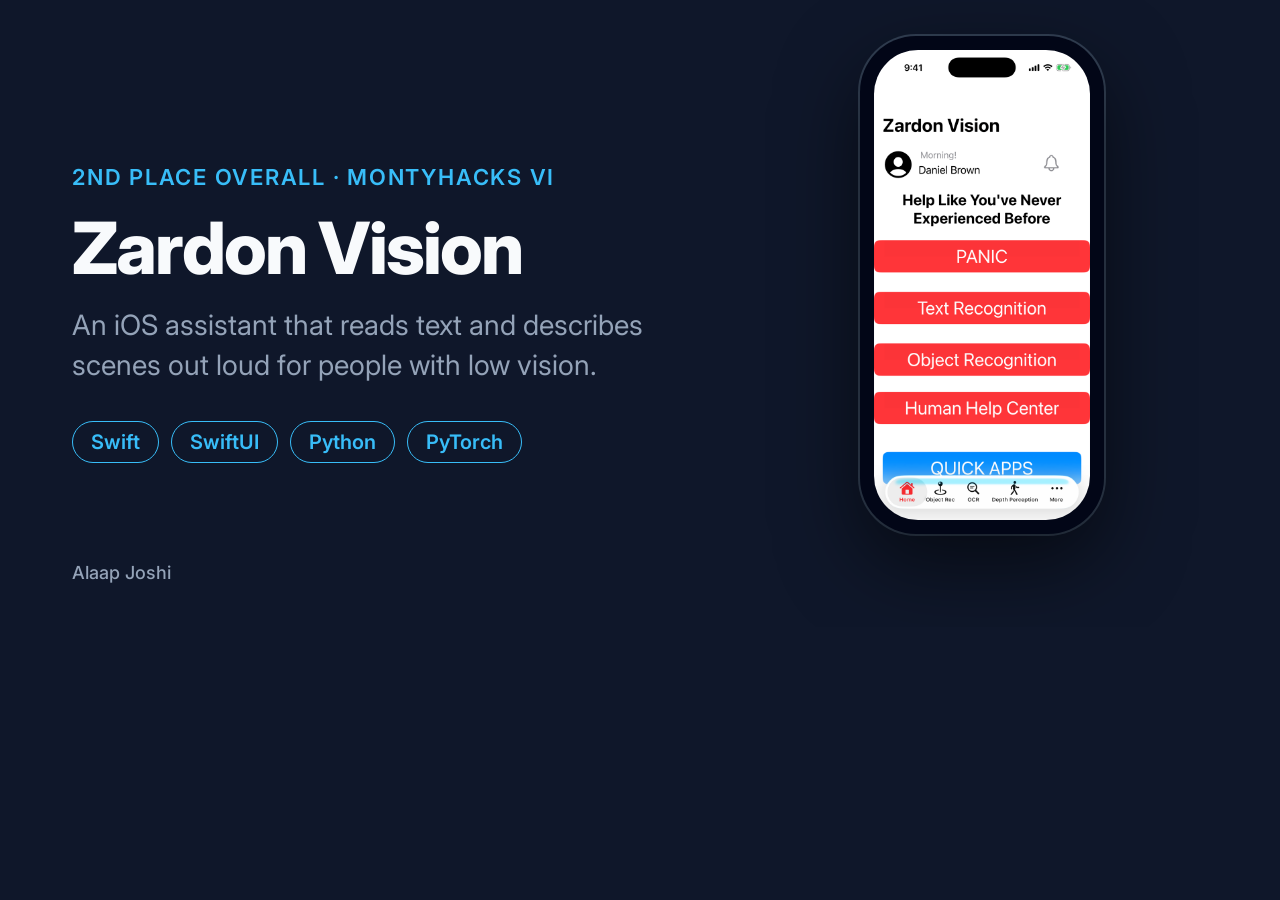
<file: docs/images/src/cover-linkedin.html>
<!doctype html><html><head><meta charset="utf-8"><link rel="stylesheet" href="brand.css"><style>body{width:1200px;height:627px}</style><style>
.c{width:1200px;height:627px;padding:64px 72px;display:flex;align-items:center}
.l{flex:1} h1{font-size:72px;font-weight:800;letter-spacing:-0.025em;line-height:1;margin:22px 0 22px}
.pitch{font-size:28px;line-height:1.4;color:var(--muted);max-width:620px}
.chips{display:flex;gap:12px;margin-top:36px;flex-wrap:wrap}
.r{position:absolute;right:96px;top:36px} .r .phone{width:244px}
.byline{left:72px;bottom:44px}
</style></head><body><div class="canvas c">
<div class="l"><div class="eyebrow">2nd Place Overall &middot; MontyHacks VI</div>
<h1>Zardon Vision</h1>
<p class="pitch">An iOS assistant that reads text and describes scenes out loud for people with low vision.</p>
<div class="chips"><span class="chip">Swift</span><span class="chip">SwiftUI</span><span class="chip">Python</span><span class="chip">PyTorch</span></div></div>
<div class="r"><div class="phone"><img src="assets/app-home.png" alt=""></div></div>
<div class="byline">Alaap Joshi</div></div></body></html>
</file>
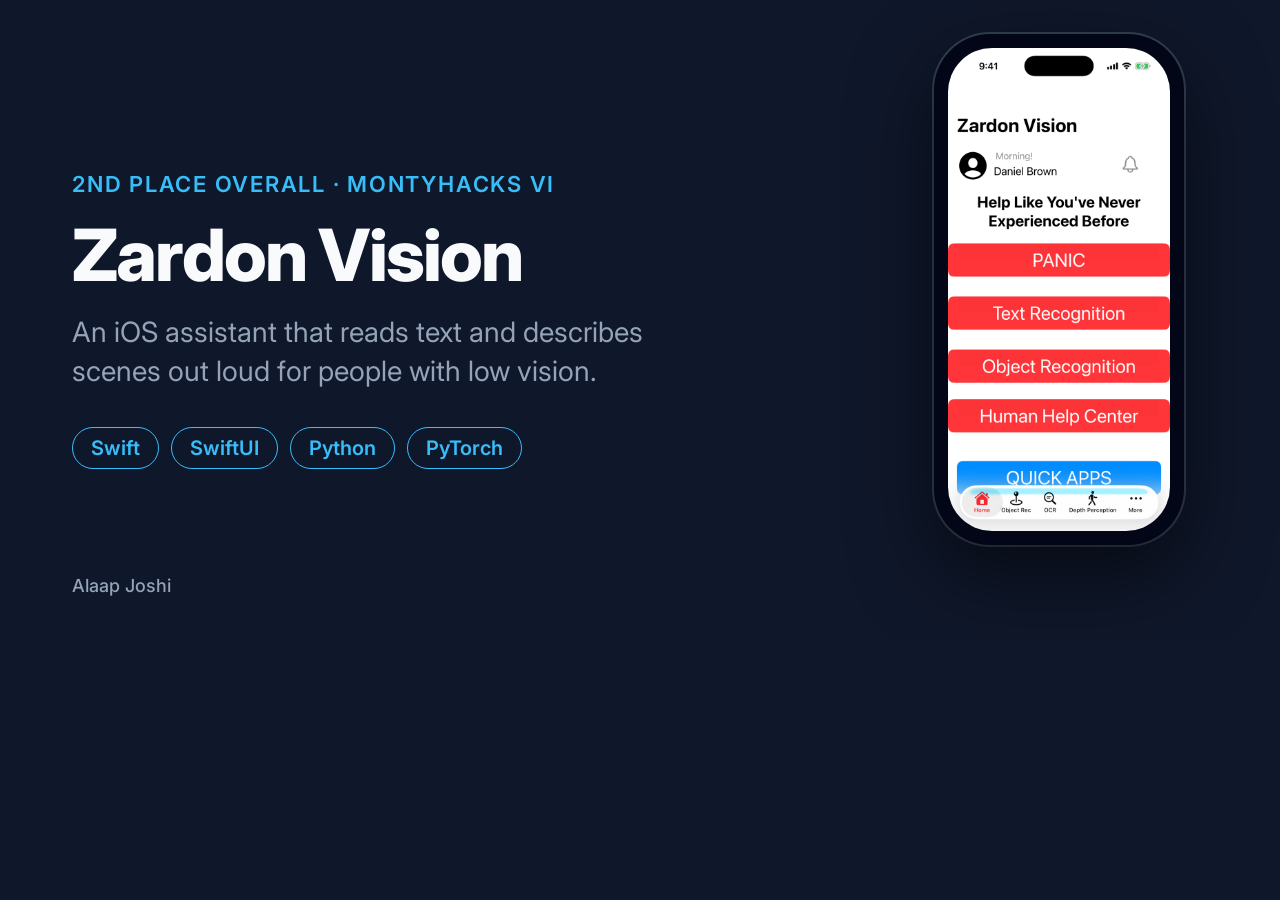
<file: docs/images/src/cover.html>
<!doctype html><html><head><meta charset="utf-8"><link rel="stylesheet" href="brand.css"><style>body{width:1280px;height:640px}</style><style>
.c{width:1280px;height:640px;padding:64px 72px;display:flex;align-items:center}
.l{flex:1} h1{font-size:72px;font-weight:800;letter-spacing:-0.025em;line-height:1;margin:22px 0 22px}
.pitch{font-size:28px;line-height:1.4;color:var(--muted);max-width:620px}
.chips{display:flex;gap:12px;margin-top:36px;flex-wrap:wrap}
.r{position:absolute;right:96px;top:34px} .r .phone{width:250px}
.byline{left:72px;bottom:44px}
</style></head><body><div class="canvas c">
<div class="l"><div class="eyebrow">2nd Place Overall &middot; MontyHacks VI</div>
<h1>Zardon Vision</h1>
<p class="pitch">An iOS assistant that reads text and describes scenes out loud for people with low vision.</p>
<div class="chips"><span class="chip">Swift</span><span class="chip">SwiftUI</span><span class="chip">Python</span><span class="chip">PyTorch</span></div></div>
<div class="r"><div class="phone"><img src="assets/app-home.png" alt=""></div></div>
<div class="byline">Alaap Joshi</div></div></body></html>
</file>
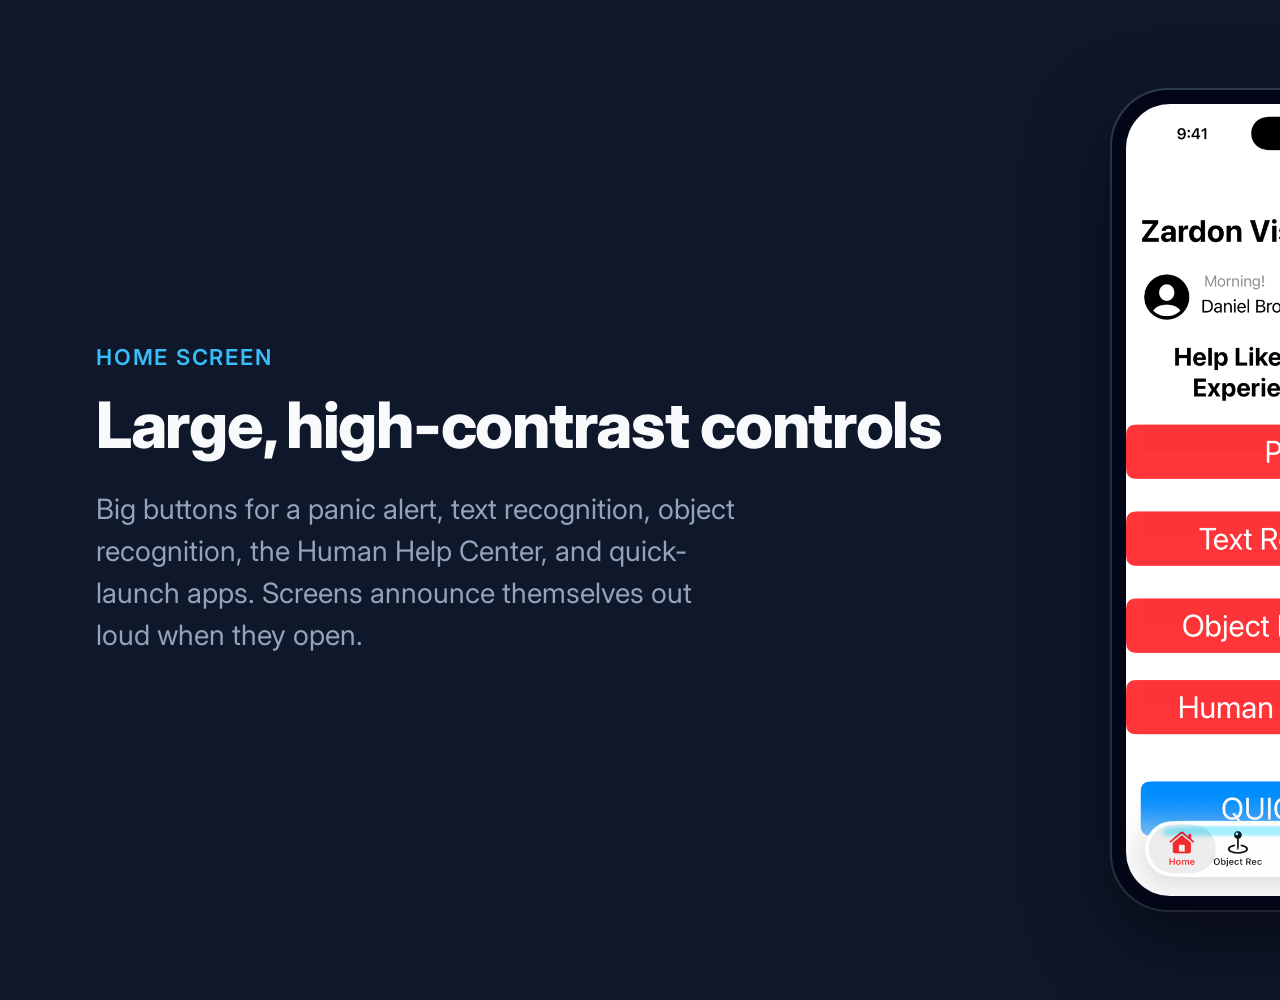
<file: docs/images/src/gallery-1.html>
<!doctype html><html><head><meta charset="utf-8"><link rel="stylesheet" href="brand.css"><style>body{width:1600px;height:1000px}</style></head><body><div class="canvas gallery">
<div class="copy"><div class="eyebrow">Home screen</div><h1>Large, high-contrast controls</h1><p>Big buttons for a panic alert, text recognition, object recognition, the Human Help Center, and quick-launch apps. Screens announce themselves out loud when they open.</p></div>
<div class="visual"><div class="phone"><img src="assets/app-home.png" alt=""></div></div></div></body></html>
</file>
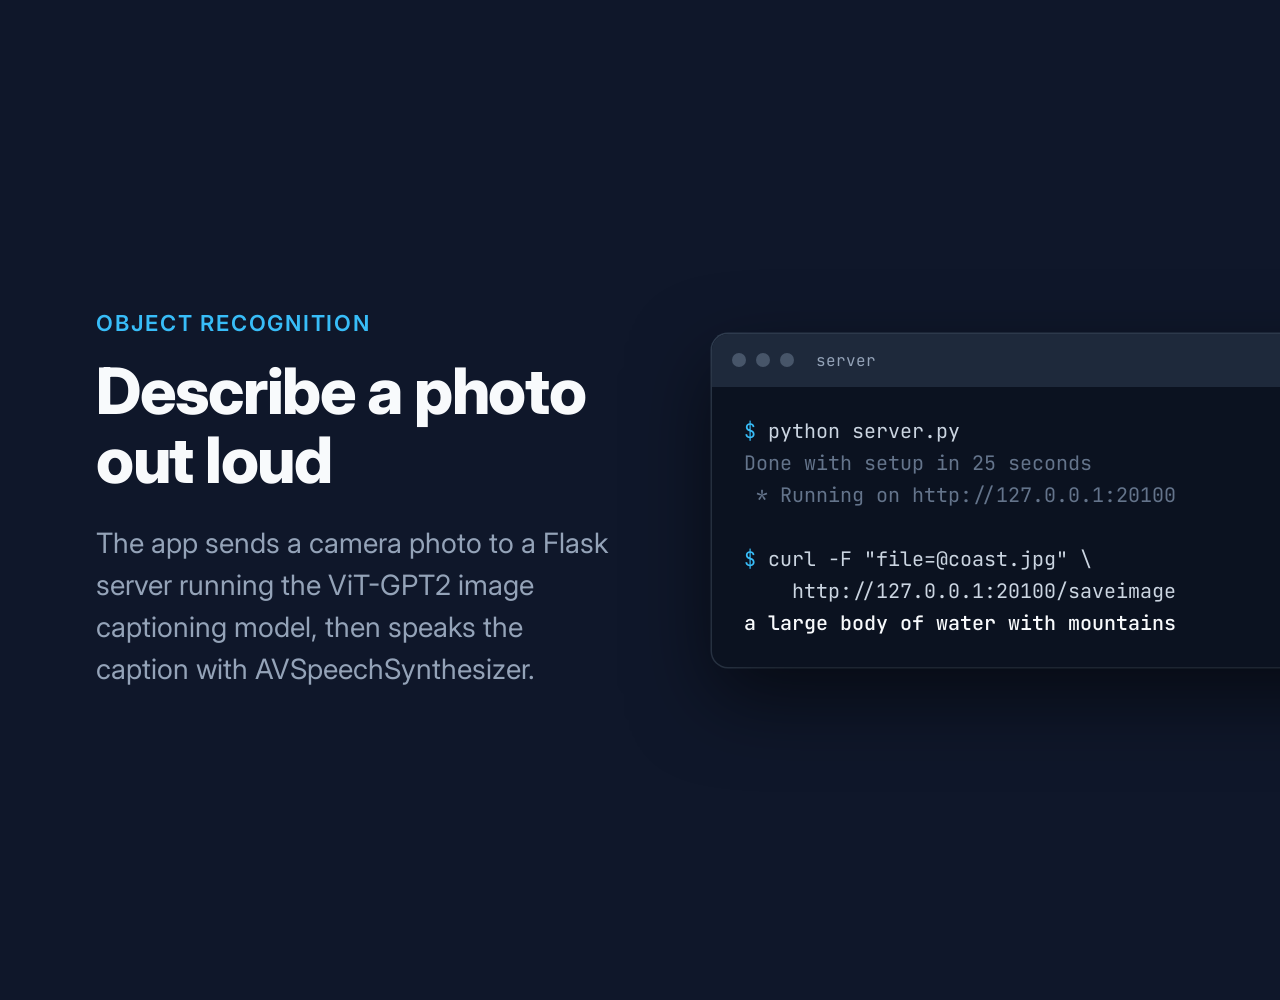
<file: docs/images/src/gallery-2.html>
<!doctype html><html><head><meta charset="utf-8"><link rel="stylesheet" href="brand.css"><style>body{width:1600px;height:1000px}</style><style>.gallery .copy{flex:0 0 520px}.gallery .visual{flex:1}.terminal{width:100%}</style></head><body><div class="canvas gallery">
<div class="copy"><div class="eyebrow">Object recognition</div><h1>Describe a photo out loud</h1>
<p>The app sends a camera photo to a Flask server running the ViT-GPT2 image captioning model, then speaks the caption with AVSpeechSynthesizer.</p></div>
<div class="visual"><div class="terminal"><div class="bar"><span class="dot"></span><span class="dot"></span><span class="dot"></span><span class="title">server</span></div>
<pre><span class="p">$</span> python server.py
<span class="dim">Done with setup in 25 seconds
 * Running on http://127.0.0.1:20100</span>

<span class="p">$</span> curl -F "file=@coast.jpg" \
    http://127.0.0.1:20100/saveimage
<span class="ok">a large body of water with mountains</span></pre></div></div></div></body></html>
</file>
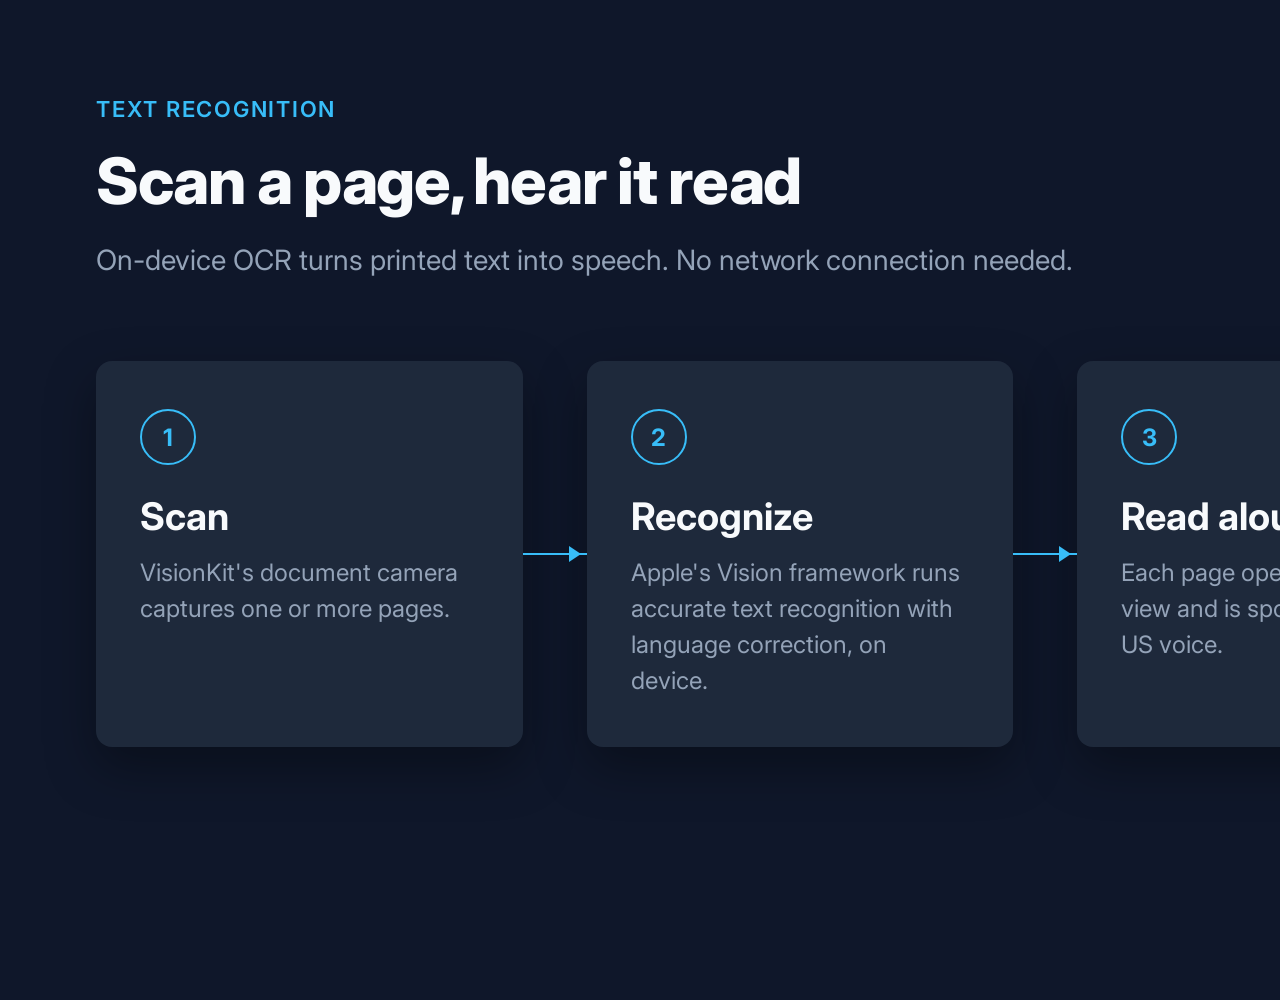
<file: docs/images/src/gallery-3.html>
<!doctype html><html><head><meta charset="utf-8"><link rel="stylesheet" href="brand.css"><style>body{width:1600px;height:1000px}</style><style>
.w{width:1600px;height:1000px;padding:96px} h1{font-size:64px;font-weight:800;letter-spacing:-0.02em;margin:20px 0 20px}
.lead{font-size:28px;color:var(--muted);max-width:1000px;line-height:1.5}
.row{display:flex;align-items:stretch;gap:0;margin-top:80px}
.s{flex:1;padding:48px 44px;min-height:360px} .s h2{font-size:38px;font-weight:700;margin:28px 0 16px} .s p{font-size:24px;line-height:1.5;color:var(--muted)}
.n{width:56px;height:56px;border-radius:50%;border:2px solid var(--accent);color:var(--accent);display:flex;align-items:center;justify-content:center;font-weight:700;font-size:24px}
.arrow{width:64px;height:2px;background:var(--accent);position:relative;flex:none;align-self:center}
.arrow:after{content:"";position:absolute;right:-2px;top:-7px;border:8px solid transparent;border-left:12px solid var(--accent)}
</style></head><body><div class="canvas w"><div class="eyebrow">Text recognition</div><h1>Scan a page, hear it read</h1>
<p class="lead">On-device OCR turns printed text into speech. No network connection needed.</p><div class="row"><div class="card s"><div class="n">1</div><h2>Scan</h2><p>VisionKit's document camera captures one or more pages.</p></div><div class="arrow"></div><div class="card s"><div class="n">2</div><h2>Recognize</h2><p>Apple's Vision framework runs accurate text recognition with language correction, on device.</p></div><div class="arrow"></div><div class="card s"><div class="n">3</div><h2>Read aloud</h2><p>Each page opens in a reader view and is spoken with an en-US voice.</p></div></div></div></body></html>
</file>
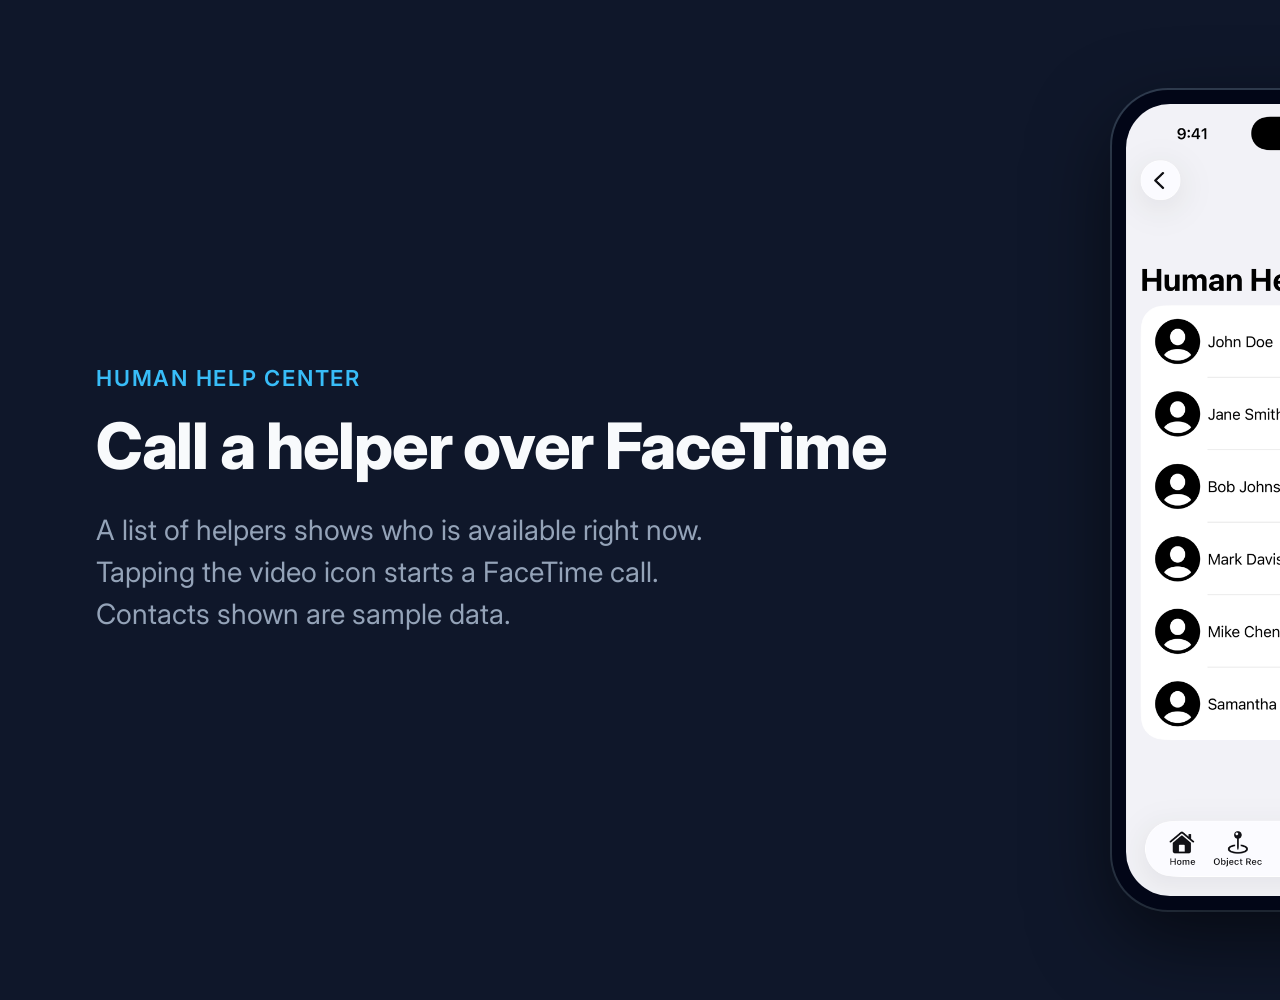
<file: docs/images/src/gallery-4.html>
<!doctype html><html><head><meta charset="utf-8"><link rel="stylesheet" href="brand.css"><style>body{width:1600px;height:1000px}</style></head><body><div class="canvas gallery">
<div class="copy"><div class="eyebrow">Human Help Center</div><h1>Call a helper over FaceTime</h1><p>A list of helpers shows who is available right now. Tapping the video icon starts a FaceTime call. Contacts shown are sample data.</p></div>
<div class="visual"><div class="phone"><img src="assets/app-contacts.png" alt=""></div></div></div></body></html>
</file>
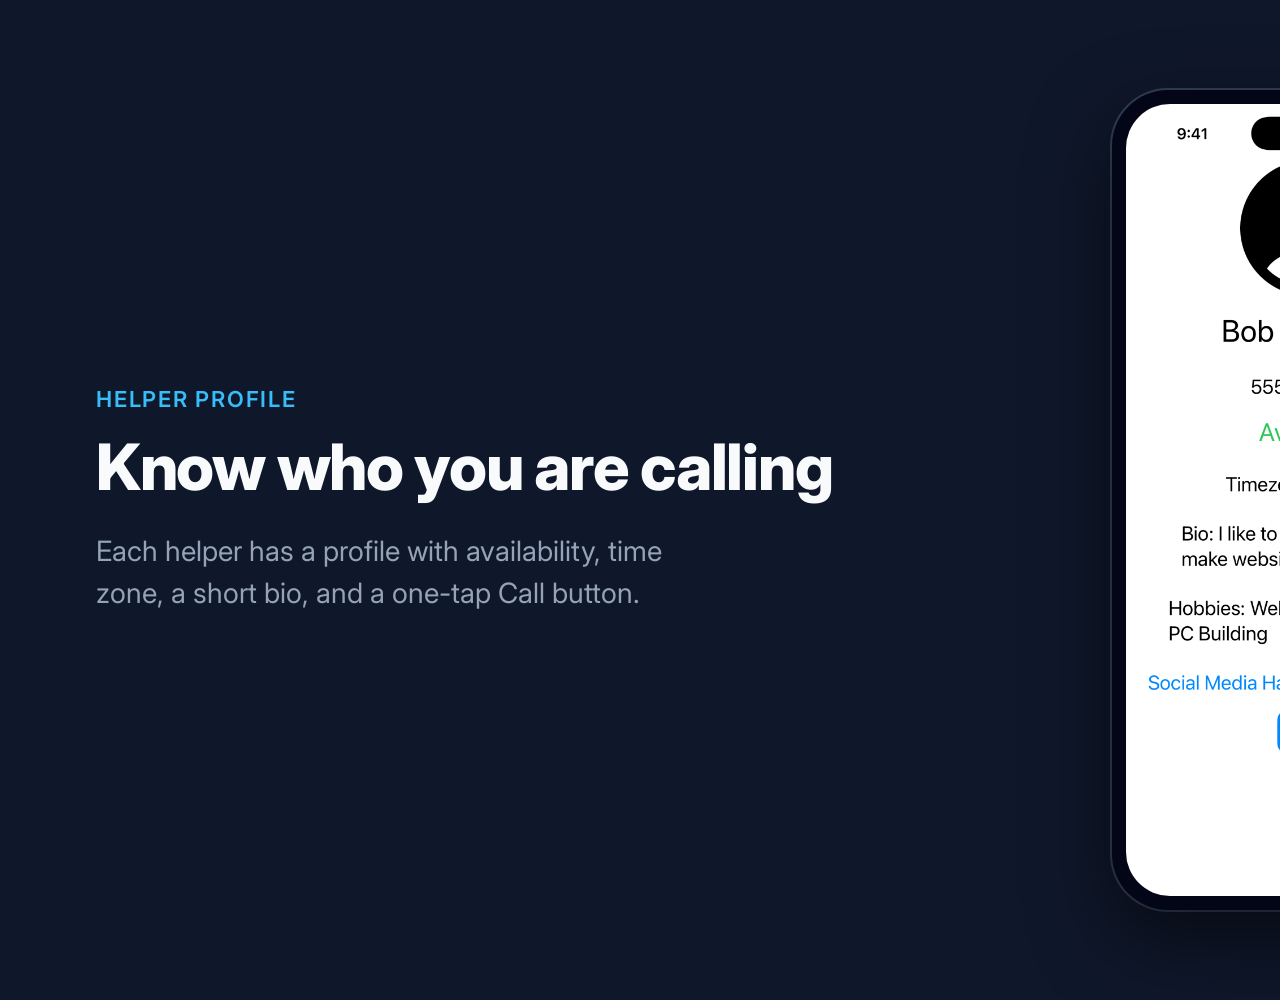
<file: docs/images/src/gallery-5.html>
<!doctype html><html><head><meta charset="utf-8"><link rel="stylesheet" href="brand.css"><style>body{width:1600px;height:1000px}</style></head><body><div class="canvas gallery">
<div class="copy"><div class="eyebrow">Helper profile</div><h1>Know who you are calling</h1><p>Each helper has a profile with availability, time zone, a short bio, and a one-tap Call button.</p></div>
<div class="visual"><div class="phone"><img src="assets/app-detail.png" alt=""></div></div></div></body></html>
</file>
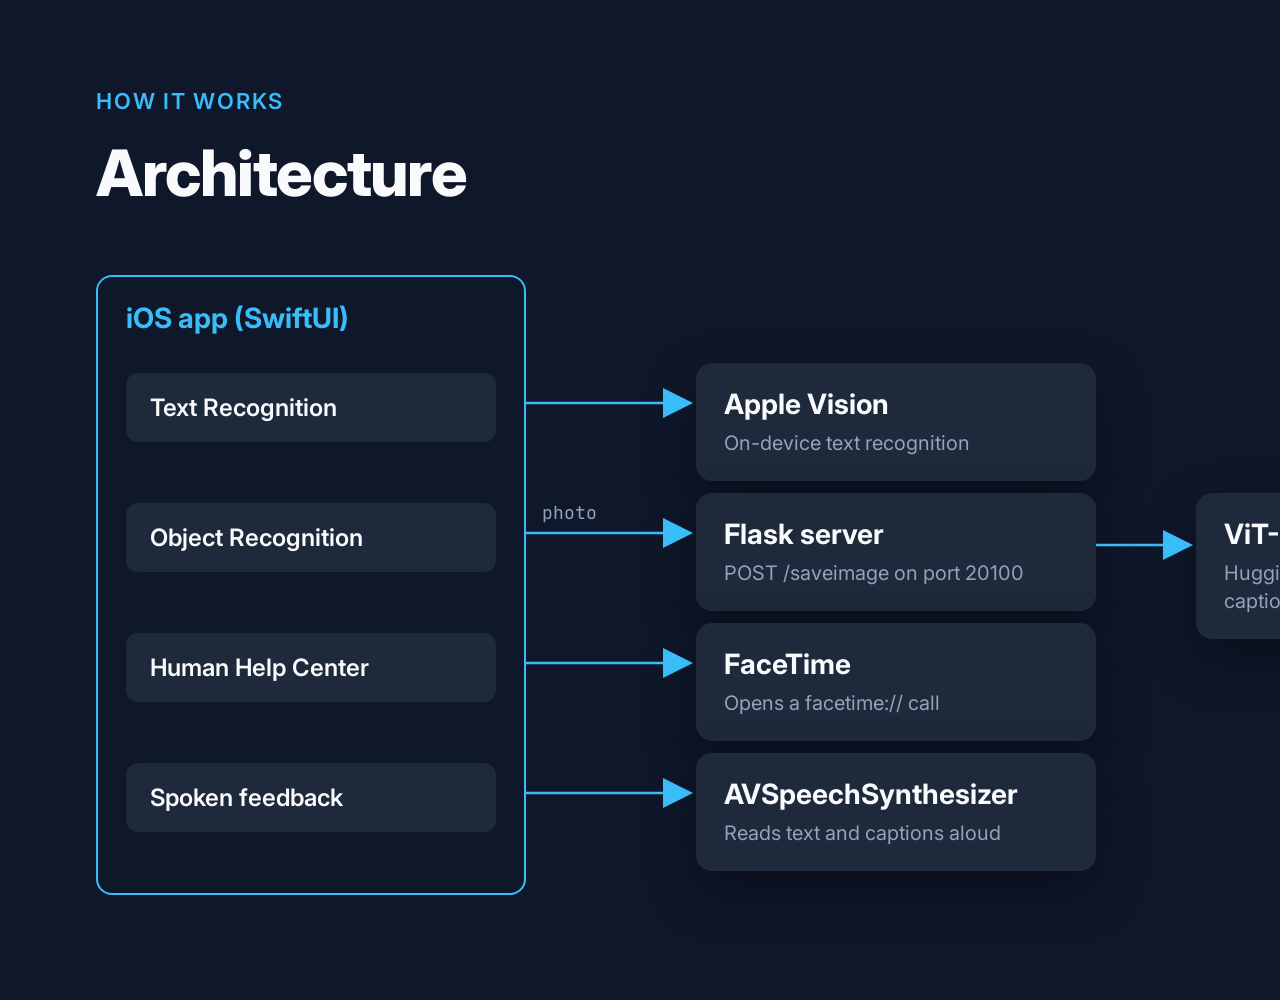
<file: docs/images/src/gallery-6.html>
<!doctype html><html><head><meta charset="utf-8"><link rel="stylesheet" href="brand.css"><style>body{width:1600px;height:1000px}</style><style>
.w{width:1600px;height:1000px;padding:88px 96px} h1{font-size:64px;font-weight:800;letter-spacing:-0.02em;margin:20px 0 0}
.d{position:relative;margin-top:64px;height:620px}
.b{position:absolute;padding:24px 28px;border-radius:16px;background:var(--card);box-shadow:0 20px 50px rgba(0,0,0,.35)}
.b h3{font-size:28px;font-weight:700} .b p{font-size:20px;color:var(--muted);margin-top:8px;line-height:1.4}
.app{left:0;top:0;width:430px;height:620px;border:2px solid var(--accent);background:transparent;box-shadow:none}
.app h3{color:var(--accent)} .t{position:absolute;left:28px;width:370px;padding:20px 24px;background:var(--card);border-radius:12px;font-size:24px;font-weight:600}
svg{position:absolute;left:0;top:0}
.lbl{position:absolute;font-size:18px;color:var(--muted);font-family:'JetBrains Mono',monospace}
</style></head><body><div class="canvas w"><div class="eyebrow">How it works</div><h1>Architecture</h1>
<div class="d">
<div class="b app"><h3>iOS app (SwiftUI)</h3>
<div class="t" style="top:96px">Text Recognition</div>
<div class="t" style="top:226px">Object Recognition</div>
<div class="t" style="top:356px">Human Help Center</div>
<div class="t" style="top:486px">Spoken feedback</div></div>
<div class="b" style="left:600px;top:88px;width:400px"><h3>Apple Vision</h3><p>On-device text recognition</p></div>
<div class="b" style="left:600px;top:218px;width:400px"><h3>Flask server</h3><p>POST /saveimage on port 20100</p></div>
<div class="b" style="left:1100px;top:218px;width:308px"><h3>ViT-GPT2</h3><p>Hugging Face image captioning (PyTorch)</p></div>
<div class="b" style="left:600px;top:348px;width:400px"><h3>FaceTime</h3><p>Opens a facetime:// call</p></div>
<div class="b" style="left:600px;top:478px;width:400px"><h3>AVSpeechSynthesizer</h3><p>Reads text and captions aloud</p></div>
<svg width="1408" height="620"><defs><marker id="a" markerWidth="12" markerHeight="12" refX="10" refY="6" orient="auto"><path d="M0,0 L12,6 L0,12 z" fill="#38BDF8"/></marker></defs>
<g stroke="#38BDF8" stroke-width="2.5" fill="none" marker-end="url(#a)">
<line x1="430" y1="128" x2="592" y2="128"/><line x1="430" y1="258" x2="592" y2="258"/>
<line x1="1000" y1="270" x2="1092" y2="270"/><line x1="430" y1="388" x2="592" y2="388"/><line x1="430" y1="518" x2="592" y2="518"/></g></svg>
<div class="lbl" style="left:446px;top:226px">photo</div>
</div></div></body></html>
</file>
<file: docs/images/src/brand.css>
@import url('https://fonts.googleapis.com/css2?family=Inter:wght@400;500;600;700;800&family=JetBrains+Mono:wght@400;500&display=swap');

:root {
  --bg: #0F172A;
  --card: #1E293B;
  --text: #F8FAFC;
  --muted: #94A3B8;
  --accent: #38BDF8;
  --line: #334155;
}

* { box-sizing: border-box; margin: 0; padding: 0; }

html, body {
  background: var(--bg);
  color: var(--text);
  font-family: 'Inter', system-ui, sans-serif;
  -webkit-font-smoothing: antialiased;
}

.canvas { position: relative; overflow: hidden; background: var(--bg); }

.chip {
  display: inline-block;
  padding: 8px 18px;
  border-radius: 999px;
  border: 1.5px solid var(--accent);
  color: var(--accent);
  font-weight: 600;
  font-size: 20px;
}

.byline { position: absolute; color: var(--muted); font-size: 18px; font-weight: 500; }

.eyebrow {
  color: var(--accent);
  font-size: 22px;
  font-weight: 600;
  letter-spacing: 0.08em;
  text-transform: uppercase;
}

/* iPhone-style frame around a simulator screenshot */
.phone {
  background: #020617;
  border-radius: 56px;
  padding: 14px;
  box-shadow: 0 30px 80px rgba(0, 0, 0, 0.55), 0 0 0 2px #334155;
}
.phone img { display: block; width: 100%; border-radius: 44px; }

/* Shared gallery layout: 1600x1000, title on the left, visual on the right */
.gallery { width: 1600px; height: 1000px; padding: 88px 96px; display: flex; gap: 96px; align-items: center; }
.gallery .copy { flex: 1; }
.gallery h1 { font-size: 64px; font-weight: 800; line-height: 1.08; margin: 20px 0 28px; letter-spacing: -0.02em; }
.gallery p { font-size: 28px; line-height: 1.5; color: var(--muted); max-width: 640px; }
.gallery .visual { flex: none; display: flex; justify-content: center; }
.gallery .phone { width: 392px; }

.card {
  background: var(--card);
  border-radius: 16px;
  box-shadow: 0 20px 50px rgba(0, 0, 0, 0.35);
}

.terminal { background: #0B1220; border-radius: 16px; box-shadow: 0 30px 80px rgba(0,0,0,0.55), 0 0 0 1.5px var(--line); overflow: hidden; }
.terminal .bar { background: var(--card); padding: 16px 20px; display: flex; gap: 10px; align-items: center; }
.terminal .dot { width: 14px; height: 14px; border-radius: 50%; background: #475569; }
.terminal .title { color: var(--muted); font-size: 16px; margin-left: 12px; font-family: 'JetBrains Mono', ui-monospace, monospace; }
.terminal pre { padding: 28px 32px; font-family: 'JetBrains Mono', ui-monospace, monospace; font-size: 20px; line-height: 1.6; color: #CBD5E1; white-space: pre-wrap; }
.terminal .p { color: var(--accent); }
.terminal .ok { color: #F8FAFC; font-weight: 500; }
.terminal .dim { color: #64748B; }
</file>
